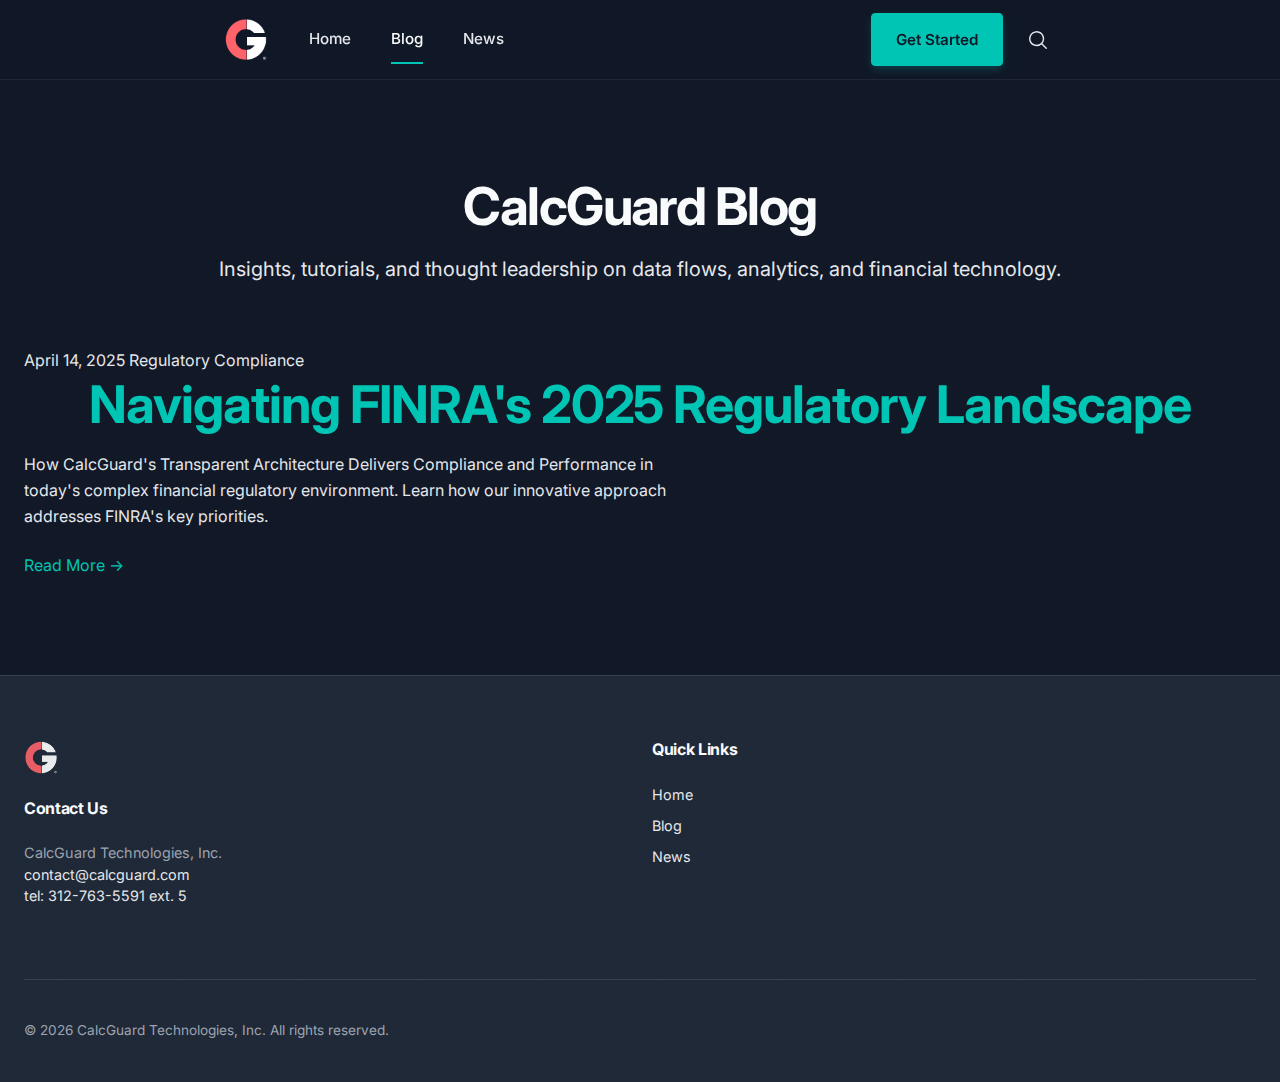
<file: blog.html>
<!DOCTYPE html>
<html lang="en">
<head>
    <meta charset="UTF-8">
    <meta name="viewport" content="width=device-width, initial-scale=1.0">
    <meta name="theme-color" content="#111827">
    <title>Blog - CalcGuard Technologies</title>
    <link rel="stylesheet" href="styles.css">
    <link rel="stylesheet" href="hamburger-menu.css">
    <link href="https://fonts.googleapis.com/css2?family=Inter:wght@400;500;600;700&display=swap" rel="stylesheet">
</head>
<body>
    <header class="site-header">
        <div class="container header-container">
            <div class="header-left">
                <div class="site-header__logo">
                    <a href="index.html" class="logo-link">
                        <img src="assets/calcguard-logo.png" alt="CalcGuard Logo" class="logo-image" />
                    </a>
                </div>
                <nav class="site-header__nav">
                    <ul class="nav-links">
                        <li><a href="index.html">Home</a></li>
                        <li><a href="blog.html" class="active">Blog</a></li>
                        <li><a href="news.html">News</a></li>
                    </ul>
                </nav>
            </div>

            <div class="header-right">
                <div class="site-header__actions">
                    <button class="button button--primary get-started-button">Get Started</button>
                    <button class="button button--icon search-button" aria-label="Open Search">
                        <svg class="icon icon-search" xmlns="http://www.w3.org/2000/svg" viewBox="0 0 24 24" fill="currentColor" width="20px" height="20px"><path fill-rule="evenodd" d="M10.5 3.75a6.75 6.75 0 100 13.5 6.75 6.75 0 000-13.5zM2.25 10.5a8.25 8.25 0 1114.59 5.28l4.69 4.69a.75.75 0 11-1.06 1.06l-4.69-4.69A8.25 8.25 0 012.25 10.5z" clip-rule="evenodd" /></svg>
                    </button>
                    <!-- Palantir-style hamburger menu -->
                    <button class="button button--icon menu-button" aria-label="Toggle Menu" id="menuToggle">
                        <div class="hamburger-icon">
                            <span></span>
                            <span></span>
                            <span></span>
                        </div>
                    </button>
                </div>
            </div>
        </div>
    </header>

    <main>
        <section class="page-content content-section">
            <div class="container">
                <h1 class="section-title">CalcGuard Blog</h1>
                <p class="section-subtitle">Insights, tutorials, and thought leadership on data flows, analytics, and financial technology.</p>
                
                <!-- Blog Content -->
                <div class="blog-grid">
                    <article class="blog-card">
                        <div class="blog-card__content">
                            <div class="blog-card__meta">
                                <span class="blog-card__date">April 14, 2025</span>
                                <span class="blog-card__category">Regulatory Compliance</span>
                            </div>
                            <h2 class="blog-card__title">
                                <a href="finra-regulatory-landscape.html">Navigating FINRA's 2025 Regulatory Landscape</a>
                            </h2>
                            <p class="blog-card__excerpt">
                                How CalcGuard's Transparent Architecture Delivers Compliance and Performance in today's complex financial regulatory environment. Learn how our innovative approach addresses FINRA's key priorities.
                            </p>
                            <a href="finra-regulatory-landscape.html" class="blog-card__link">Read More →</a>
                        </div>
                    </article>
                    
                    <!-- You can uncomment and modify these placeholder cards as you add more content -->
                    <!--
                    <article class="blog-card">
                        <div class="blog-card__content">
                            <div class="blog-card__meta">
                                <span class="blog-card__date">April 5, 2025</span>
                                <span class="blog-card__category">Technology</span>
                            </div>
                            <h2 class="blog-card__title">
                                <a href="#">Future Article Title</a>
                            </h2>
                            <p class="blog-card__excerpt">
                                Brief description of future article...
                            </p>
                            <a href="#" class="blog-card__link">Read More →</a>
                        </div>
                    </article>
                    -->
                </div>
            </div>
        </section>
    </main>

    <footer class="site-footer">
        <div class="container footer-container">
            <div class="footer__content">
                <div class="footer__section footer__section--logo-contact">
                    <div class="footer__logo">
                        <a href="index.html">
                            <img src="assets/calcguard-logo.png" alt="CalcGuard Logo" />
                        </a>
                    </div>
                    <div class="footer__contact">
                        <h4>Contact Us</h4>
                        <p>
                            CalcGuard Technologies, Inc.<br>
                            <a href="mailto:contact@calcguard.com">contact@calcguard.com</a><br>
                            <a href="tel:312-763-5591">tel: 312-763-5591 ext. 5</a>
                        </p>
                    </div>
                </div>
                <div class="footer__section footer__section--links">
                    <h4>Quick Links</h4>
                    <nav class="footer-nav">
                        <ul>
                            <li><a href="index.html">Home</a></li>
                            <li><a href="blog.html">Blog</a></li>
                            <li><a href="news.html">News</a></li>
                        </ul>
                    </nav>
                </div>
            </div>
            <div class="footer__bottom">
                <p class="footer__copyright">&copy; <script>document.write(new Date().getFullYear())</script> CalcGuard Technologies, Inc. All rights reserved.</p>
                <div class="footer__legal-links">
                    <!-- Add links if needed -->
                </div>
            </div>
        </div>
    </footer>

    <!-- Mobile menu overlay -->
    <div class="mobile-menu-overlay"></div>

    <!-- Back to top button -->
    <a href="#" class="back-to-top" aria-label="Back to top">
        <svg xmlns="http://www.w3.org/2000/svg" viewBox="0 0 24 24" fill="currentColor" width="24px" height="24px">
            <path fill-rule="evenodd" d="M12 21.75a.75.75 0 01-.75-.75V6.81l-6.22 6.22a.75.75 0 11-1.06-1.06l7.5-7.5a.75.75 0 011.06 0l7.5 7.5a.75.75 0 11-1.06 1.06L12.75 6.81v14.19a.75.75 0 01-.75.75z" clip-rule="evenodd" />
        </svg>
    </a>

    <!-- Scripts -->
    <script src="script.js" defer></script>
</body>
</html>
</file>
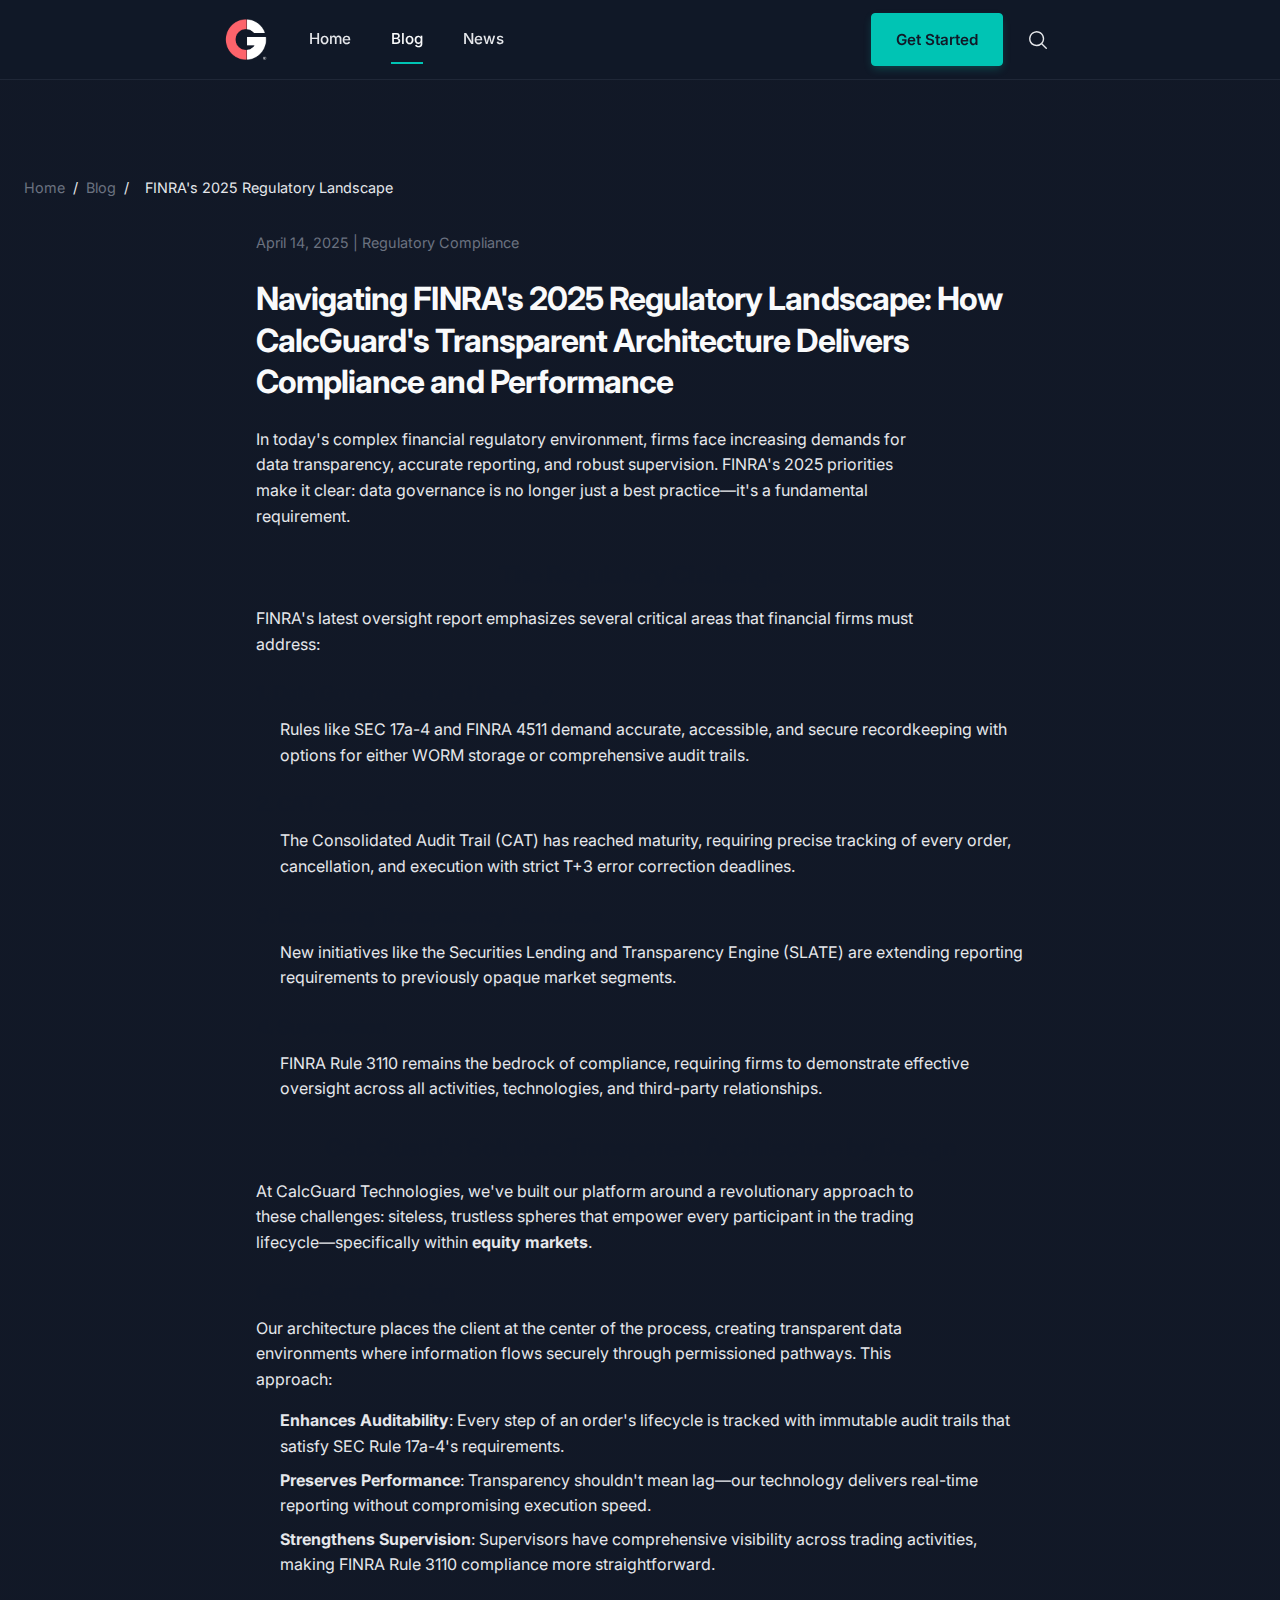
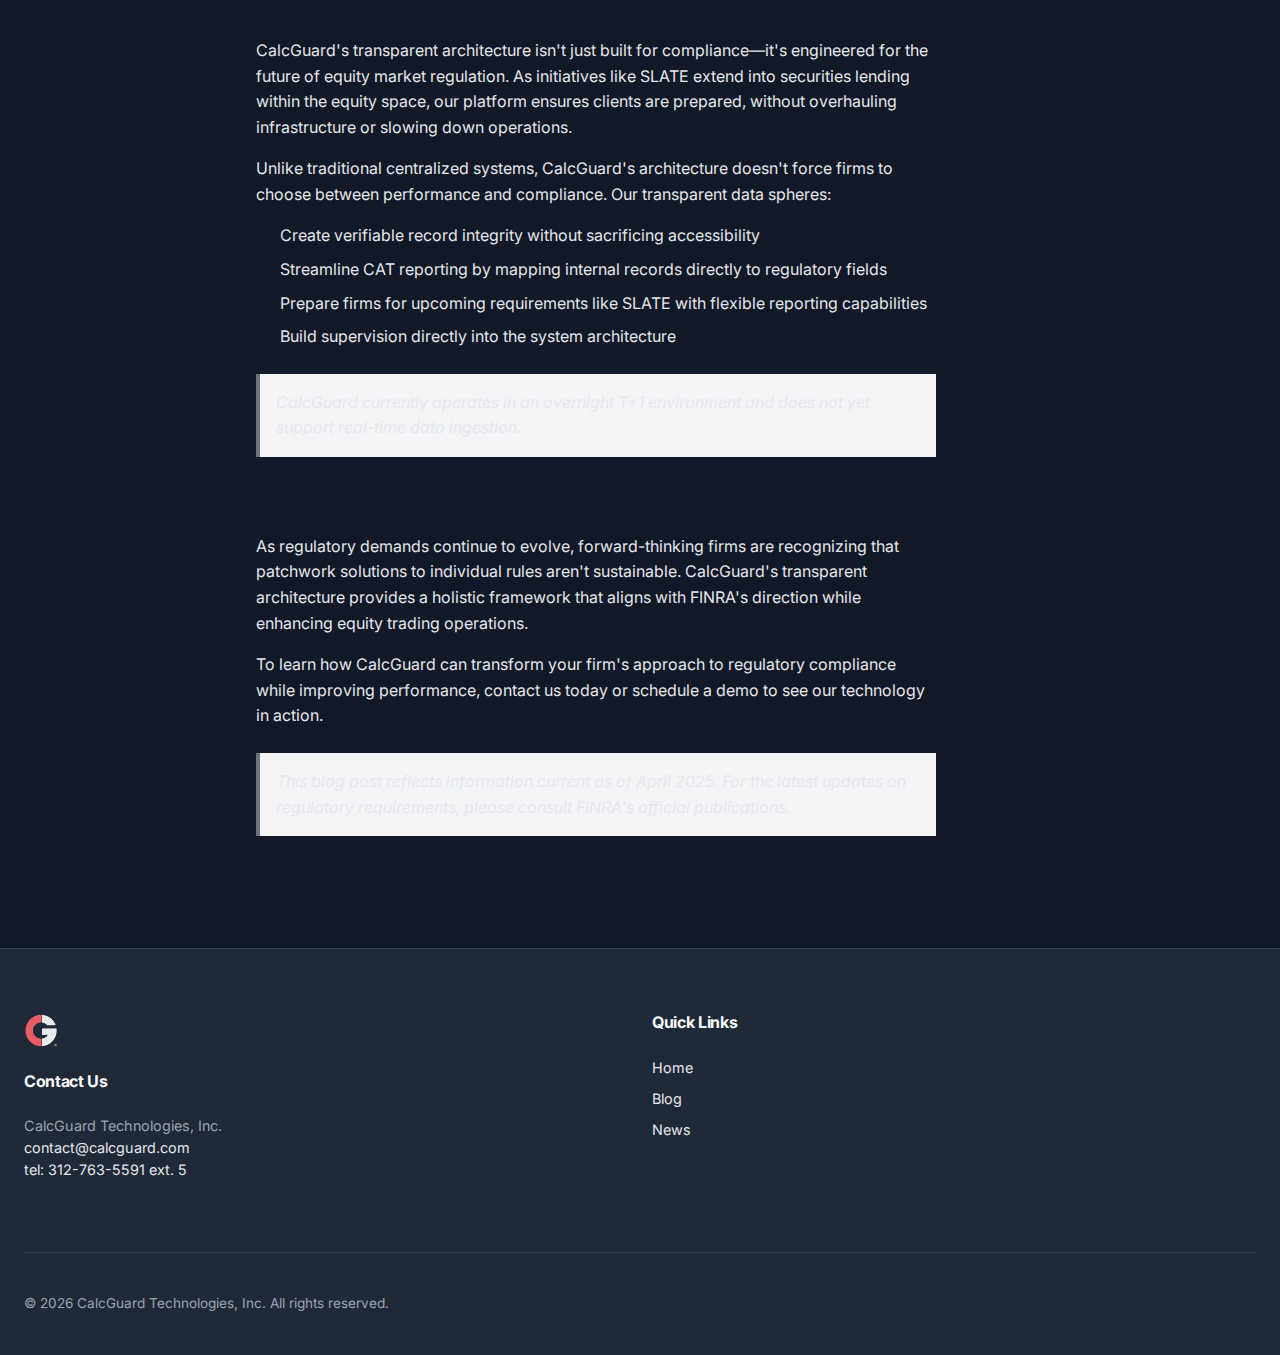
<file: finra-regulatory-landscape.html>
<!DOCTYPE html>
<html lang="en">
<head>
    <meta charset="UTF-8">
    <meta name="viewport" content="width=device-width, initial-scale=1.0">
    <meta name="theme-color" content="#111827">
    <title>Navigating FINRA's 2025 Regulatory Landscape - CalcGuard Technologies</title>
    <link rel="stylesheet" href="styles.css">
    <link rel="stylesheet" href="hamburger-menu.css">
    <link href="https://fonts.googleapis.com/css2?family=Inter:wght@400;500;600;700&display=swap" rel="stylesheet">
    <style>
        /* Blog post specific styles */
        .blog-post {
            max-width: 800px;
            margin: 0 auto;
            padding: 0 1rem;
        }
        
        .blog-post-meta {
            margin-bottom: 1.5rem;
            color: #6b7280;
            font-size: 0.9rem;
        }
        
        .blog-post-title {
            font-size: 2rem;
            margin-bottom: 1.5rem;
            line-height: 1.3;
        }
        
        .blog-post-content h2 {
            font-size: 1.5rem;
            margin-top: 2rem;
            margin-bottom: 1rem;
            color: #111827;
        }
        
        .blog-post-content h3 {
            font-size: 1.25rem;
            margin-top: 1.5rem;
            margin-bottom: 0.75rem;
            color: #111827;
        }
        
        .blog-post-content p {
            margin-bottom: 1rem;
            line-height: 1.6;
        }
        
        .blog-post-content ul, 
        .blog-post-content ol {
            margin-bottom: 1.5rem;
            padding-left: 1.5rem;
        }
        
        .blog-post-content li {
            margin-bottom: 0.5rem;
        }
        
        .note {
            background-color: #f3f4f6;
            padding: 1rem;
            border-left: 4px solid #6b7280;
            margin: 1.5rem 0;
        }
        
        /* Simple breadcrumb */
        .breadcrumb {
            display: flex;
            margin-bottom: 2rem;
            font-size: 0.9rem;
        }
        
        .breadcrumb a {
            color: #6b7280;
            text-decoration: none;
        }
        
        .breadcrumb a:hover {
            text-decoration: underline;
        }
        
        .breadcrumb span {
            margin: 0 0.5rem;
        }
    </style>
</head>
<body>
    <header class="site-header">
        <div class="container header-container">
            <div class="header-left">
                <div class="site-header__logo">
                    <a href="index.html" class="logo-link">
                        <img src="assets/calcguard-logo.png" alt="CalcGuard Logo" class="logo-image" />
                    </a>
                </div>
                <nav class="site-header__nav">
                    <ul class="nav-links">
                        <li><a href="index.html">Home</a></li>
                        <li><a href="blog.html" class="active">Blog</a></li>
                        <li><a href="news.html">News</a></li>
                    </ul>
                </nav>
            </div>

            <div class="header-right">
                <div class="site-header__actions">
                    <button class="button button--primary get-started-button">Get Started</button>
                    <button class="button button--icon search-button" aria-label="Open Search">
                        <svg class="icon icon-search" xmlns="http://www.w3.org/2000/svg" viewBox="0 0 24 24" fill="currentColor" width="20px" height="20px"><path fill-rule="evenodd" d="M10.5 3.75a6.75 6.75 0 100 13.5 6.75 6.75 0 000-13.5zM2.25 10.5a8.25 8.25 0 1114.59 5.28l4.69 4.69a.75.75 0 11-1.06 1.06l-4.69-4.69A8.25 8.25 0 012.25 10.5z" clip-rule="evenodd" /></svg>
                    </button>
                    <!-- Palantir-style hamburger menu -->
                    <button class="button button--icon menu-button" aria-label="Toggle Menu" id="menuToggle">
                        <div class="hamburger-icon">
                            <span></span>
                            <span></span>
                            <span></span>
                        </div>
                    </button>
                </div>
            </div>
        </div>
    </header>

    <main>
        <section class="page-content content-section">
            <div class="container">
                <div class="breadcrumb">
                    <a href="index.html">Home</a>
                    <span>/</span>
                    <a href="blog.html">Blog</a>
                    <span>/</span>
                    <span>FINRA's 2025 Regulatory Landscape</span>
                </div>
                
                <article class="blog-post">
                    <div class="blog-post-meta">
                        April 14, 2025 | Regulatory Compliance
                    </div>
                    
                    <h1 class="blog-post-title">Navigating FINRA's 2025 Regulatory Landscape: How CalcGuard's Transparent Architecture Delivers Compliance and Performance</h1>
                    
                    <div class="blog-post-content">
                        <p>In today's complex financial regulatory environment, firms face increasing demands for data transparency, accurate reporting, and robust supervision. FINRA's 2025 priorities make it clear: data governance is no longer just a best practice—it's a fundamental requirement.</p>
                        
                        <h2>The Regulatory Challenge</h2>
                        
                        <p>FINRA's latest oversight report emphasizes several critical areas that financial firms must address:</p>
                        
                        <h3>1. Data Governance and Integrity</h3>
                        <ul>
                            <li>Rules like SEC 17a-4 and FINRA 4511 demand accurate, accessible, and secure recordkeeping with options for either WORM storage or comprehensive audit trails.</li>
                        </ul>
                        
                        <h3>2. CAT Compliance</h3>
                        <ul>
                            <li>The Consolidated Audit Trail (CAT) has reached maturity, requiring precise tracking of every order, cancellation, and execution with strict T+3 error correction deadlines.</li>
                        </ul>
                        
                        <h3>3. Expanding Transparency Mandates</h3>
                        <ul>
                            <li>New initiatives like the Securities Lending and Transparency Engine (SLATE) are extending reporting requirements to previously opaque market segments.</li>
                        </ul>
                        
                        <h3>4. Supervision</h3>
                        <ul>
                            <li>FINRA Rule 3110 remains the bedrock of compliance, requiring firms to demonstrate effective oversight across all activities, technologies, and third-party relationships.</li>
                        </ul>
                        
                        <h2>CalcGuard's Solution: Transparent Architecture by Design</h2>
                        
                        <p>At CalcGuard Technologies, we've built our platform around a revolutionary approach to these challenges: siteless, trustless spheres that empower every participant in the trading lifecycle—specifically within <strong>equity markets</strong>.</p>
                        
                        <h3>Client-Centric Design</h3>
                        
                        <p>Our architecture places the client at the center of the process, creating transparent data environments where information flows securely through permissioned pathways. This approach:</p>
                        
                        <ul>
                            <li><strong>Enhances Auditability</strong>: Every step of an order's lifecycle is tracked with immutable audit trails that satisfy SEC Rule 17a-4's requirements.</li>
                            <li><strong>Preserves Performance</strong>: Transparency shouldn't mean lag—our technology delivers real-time reporting without compromising execution speed.</li>
                            <li><strong>Strengthens Supervision</strong>: Supervisors have comprehensive visibility across trading activities, making FINRA Rule 3110 compliance more straightforward.</li>
                        </ul>
                        
                        <h3>Beyond Traditional Data Management</h3>
                        
                        <p>CalcGuard's transparent architecture isn't just built for compliance—it's engineered for the future of equity market regulation. As initiatives like SLATE extend into securities lending within the equity space, our platform ensures clients are prepared, without overhauling infrastructure or slowing down operations.</p>
                        
                        <p>Unlike traditional centralized systems, CalcGuard's architecture doesn't force firms to choose between performance and compliance. Our transparent data spheres:</p>
                        
                        <ol>
                            <li>Create verifiable record integrity without sacrificing accessibility</li>
                            <li>Streamline CAT reporting by mapping internal records directly to regulatory fields</li>
                            <li>Prepare firms for upcoming requirements like SLATE with flexible reporting capabilities</li>
                            <li>Build supervision directly into the system architecture</li>
                        </ol>
                        
                        <p class="note"><em>CalcGuard currently operates in an overnight T+1 environment and does not yet support real-time data ingestion.</em></p>
                        
                        <h2>Looking Forward</h2>
                        
                        <p>As regulatory demands continue to evolve, forward-thinking firms are recognizing that patchwork solutions to individual rules aren't sustainable. CalcGuard's transparent architecture provides a holistic framework that aligns with FINRA's direction while enhancing equity trading operations.</p>
                        
                        <p>To learn how CalcGuard can transform your firm's approach to regulatory compliance while improving performance, contact us today or schedule a demo to see our technology in action.</p>
                        
                        <p class="note"><em>This blog post reflects information current as of April 2025. For the latest updates on regulatory requirements, please consult FINRA's official publications.</em></p>
                    </div>
                </article>
            </div>
        </section>
    </main>

    <footer class="site-footer">
        <div class="container footer-container">
            <div class="footer__content">
                <div class="footer__section footer__section--logo-contact">
                    <div class="footer__logo">
                        <a href="index.html">
                            <img src="assets/calcguard-logo.png" alt="CalcGuard Logo" />
                        </a>
                    </div>
                    <div class="footer__contact">
                        <h4>Contact Us</h4>
                        <p>
                            CalcGuard Technologies, Inc.<br>
                            <a href="mailto:contact@calcguard.com">contact@calcguard.com</a><br>
                            <a href="tel:312-763-5591">tel: 312-763-5591 ext. 5</a>
                        </p>
                    </div>
                </div>
                <div class="footer__section footer__section--links">
                    <h4>Quick Links</h4>
                    <nav class="footer-nav">
                        <ul>
                            <li><a href="index.html">Home</a></li>
                            <li><a href="blog.html">Blog</a></li>
                            <li><a href="news.html">News</a></li>
                        </ul>
                    </nav>
                </div>
            </div>
            <div class="footer__bottom">
                <p class="footer__copyright">&copy; <script>document.write(new Date().getFullYear())</script> CalcGuard Technologies, Inc. All rights reserved.</p>
                <div class="footer__legal-links">
                    <!-- Add links if needed -->
                </div>
            </div>
        </div>
    </footer>

    <!-- Mobile menu overlay -->
    <div class="mobile-menu-overlay"></div>

    <!-- Back to top button -->
    <a href="#" class="back-to-top" aria-label="Back to top">
        <svg xmlns="http://www.w3.org/2000/svg" viewBox="0 0 24 24" fill="currentColor" width="24px" height="24px">
            <path fill-rule="evenodd" d="M12 21.75a.75.75 0 01-.75-.75V6.81l-6.22 6.22a.75.75 0 11-1.06-1.06l7.5-7.5a.75.75 0 011.06 0l7.5 7.5a.75.75 0 11-1.06 1.06L12.75 6.81v14.19a.75.75 0 01-.75.75z" clip-rule="evenodd" />
        </svg>
    </a>

    <!-- Scripts -->
    <script src="script.js" defer></script>
</body>
</html>
</file>
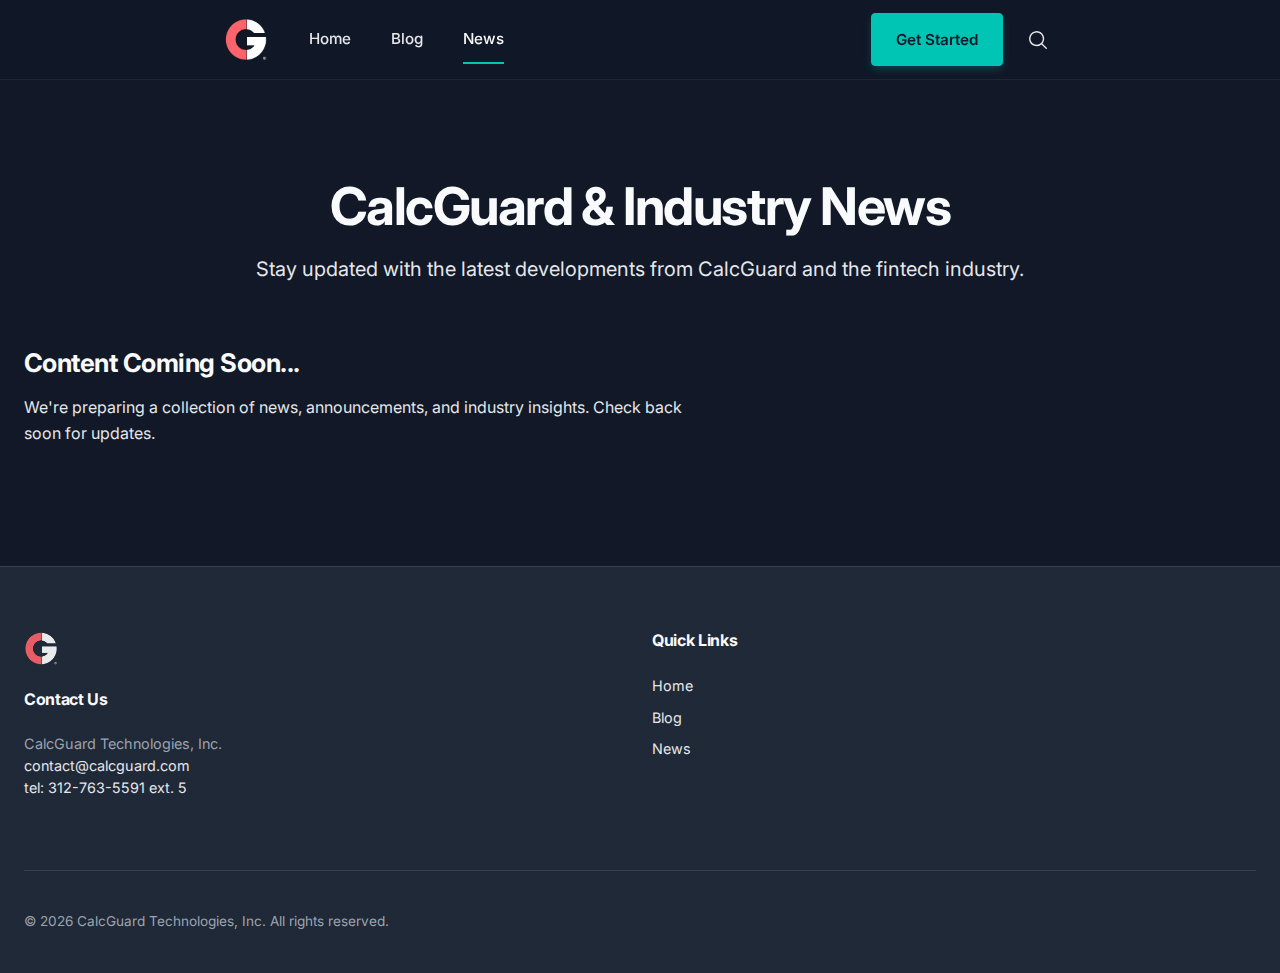
<file: news.html>
<!DOCTYPE html>
<html lang="en">
<head>
    <meta charset="UTF-8">
    <meta name="viewport" content="width=device-width, initial-scale=1.0">
    <meta name="theme-color" content="#111827">
    <title>News - CalcGuard Technologies</title>
    <link rel="stylesheet" href="styles.css">
    <link rel="stylesheet" href="hamburger-menu.css">
    <link href="https://fonts.googleapis.com/css2?family=Inter:wght@400;500;600;700&display=swap" rel="stylesheet">
</head>
<body>
    <header class="site-header">
        <div class="container header-container">
            <div class="header-left">
                <div class="site-header__logo">
                    <a href="index.html" class="logo-link">
                        <img src="assets/calcguard-logo.png" alt="CalcGuard Logo" class="logo-image" />
                    </a>
                </div>
                <nav class="site-header__nav">
                    <ul class="nav-links">
                        <li><a href="index.html">Home</a></li>
                        <li><a href="blog.html">Blog</a></li>
                        <li><a href="news.html" class="active">News</a></li>
                    </ul>
                </nav>
            </div>

            <div class="header-right">
                <div class="site-header__actions">
                    <button class="button button--primary get-started-button">Get Started</button>
                    <button class="button button--icon search-button" aria-label="Open Search">
                        <svg class="icon icon-search" xmlns="http://www.w3.org/2000/svg" viewBox="0 0 24 24" fill="currentColor" width="20px" height="20px"><path fill-rule="evenodd" d="M10.5 3.75a6.75 6.75 0 100 13.5 6.75 6.75 0 000-13.5zM2.25 10.5a8.25 8.25 0 1114.59 5.28l4.69 4.69a.75.75 0 11-1.06 1.06l-4.69-4.69A8.25 8.25 0 012.25 10.5z" clip-rule="evenodd" /></svg>
                    </button>
                    <!-- Palantir-style hamburger menu -->
                    <button class="button button--icon menu-button" aria-label="Toggle Menu" id="menuToggle">
                        <div class="hamburger-icon">
                            <span></span>
                            <span></span>
                            <span></span>
                        </div>
                    </button>
                </div>
            </div>
        </div>
    </header>

    <main>
        <section class="page-content content-section">
            <div class="container">
                <h1 class="section-title">CalcGuard & Industry News</h1>
                <p class="section-subtitle">Stay updated with the latest developments from CalcGuard and the fintech industry.</p>
                
                <!-- News Content Placeholder -->
                <div class="news-grid">
                    <div class="news-item">
                        <h3>Content Coming Soon...</h3>
                        <p>We're preparing a collection of news, announcements, and industry insights. Check back soon for updates.</p>
                    </div>
                </div>
            </div>
        </section>
    </main>

    <footer class="site-footer">
        <div class="container footer-container">
            <div class="footer__content">
                <div class="footer__section footer__section--logo-contact">
                    <div class="footer__logo">
                        <a href="index.html">
                            <img src="assets/calcguard-logo.png" alt="CalcGuard Logo" />
                        </a>
                    </div>
                    <div class="footer__contact">
                        <h4>Contact Us</h4>
                        <p>
                            CalcGuard Technologies, Inc.<br>
                            <a href="mailto:contact@calcguard.com">contact@calcguard.com</a><br>
                            <a href="tel:312-763-5591">tel: 312-763-5591 ext. 5</a>
                        </p>
                    </div>
                </div>
                <div class="footer__section footer__section--links">
                    <h4>Quick Links</h4>
                    <nav class="footer-nav">
                        <ul>
                            <li><a href="index.html">Home</a></li>
                            <li><a href="blog.html">Blog</a></li>
                            <li><a href="news.html">News</a></li>
                        </ul>
                    </nav>
                </div>
            </div>
            <div class="footer__bottom">
                <p class="footer__copyright">&copy; <script>document.write(new Date().getFullYear())</script> CalcGuard Technologies, Inc. All rights reserved.</p>
                <div class="footer__legal-links">
                    <!-- Add links if needed -->
                </div>
            </div>
        </div>
    </footer>

    <!-- Mobile menu overlay -->
    <div class="mobile-menu-overlay"></div>

    <!-- Back to top button -->
    <a href="#" class="back-to-top" aria-label="Back to top">
        <svg xmlns="http://www.w3.org/2000/svg" viewBox="0 0 24 24" fill="currentColor" width="24px" height="24px">
            <path fill-rule="evenodd" d="M12 21.75a.75.75 0 01-.75-.75V6.81l-6.22 6.22a.75.75 0 11-1.06-1.06l7.5-7.5a.75.75 0 011.06 0l7.5 7.5a.75.75 0 11-1.06 1.06L12.75 6.81v14.19a.75.75 0 01-.75.75z" clip-rule="evenodd" />
        </svg>
    </a>

    <!-- Scripts -->
    <script src="script.js" defer></script>
</body>
</html>
</file>
<file: styles.css>
/* ==========================================================================
   1. Variables & Global Styles
   ========================================================================== */

   :root {
    /* Colors - Similar to Palantir's dark theme */
    --color-primary: #00C4B4;
    --color-primary-dark: #00A090;
    --color-accent-green: #50D450;
    --color-accent-yellow: #FFDA61;
    --color-accent-blue: #4A90E2;
    --color-accent-red: #D9534F;
    --color-background-dark: #111827; /* Darker background like Palantir */
    --color-background-medium: #1F2937;
    --color-background-light: #374151;
    --color-text-light: #F9FAFB;
    --color-text-medium: #E5E7EB;
    --color-text-dark: #9CA3AF;
    --color-white: #FFFFFF;
    --color-black: #000000;
    --color-border: #374151;

    /* Typography */
    --font-primary: 'Inter', system-ui, -apple-system, BlinkMacSystemFont, 'Segoe UI', Roboto, Oxygen, Ubuntu, Cantarell, 'Open Sans', 'Helvetica Neue', sans-serif;
    --font-weight-normal: 400;
    --font-weight-medium: 500;
    --font-weight-semibold: 600;
    --font-weight-bold: 700;
    --base-font-size: 16px;
    --line-height-base: 1.6;
    --line-height-heading: 1.2;

    /* Spacing */
    --space-xxs: 0.25rem; /* 4px */
    --space-xs: 0.5rem;   /* 8px */
    --space-sm: 1rem;     /* 16px */
    --space-md: 1.5rem;   /* 24px */
    --space-lg: 2.5rem;   /* 40px */
    --space-xl: 4rem;     /* 64px */
    --space-xxl: 6rem;    /* 96px */

    /* Other */
    --header-height: 80px;
    --border-radius: 4px; /* More subtle like Palantir */
    --border-radius-sm: 2px;
    --transition-speed: 0.25s;
    --container-max-width: 100%; /* Full width container */
    --container-inner-width: 1380px; /* Inner content max width */
    --section-padding-y: var(--space-xl);
    --section-padding-y-lg: var(--space-xxl);
}

/* Reset & Base Styles */
*, *::before, *::after { margin: 0; padding: 0; box-sizing: border-box; }

html { 
    font-size: var(--base-font-size); 
    scroll-behavior: smooth; 
    scroll-padding-top: var(--header-height);
}

body {
    background-color: var(--color-background-dark);
    color: var(--color-text-medium);
    font-family: var(--font-primary);
    font-weight: var(--font-weight-normal);
    line-height: var(--line-height-base);
    overflow-x: hidden;
    -webkit-font-smoothing: antialiased;
    -moz-osx-font-smoothing: grayscale;
    min-height: 100vh;
}

img { max-width: 100%; height: auto; display: block; }
ul, ol { list-style: none; }

a { 
    color: var(--color-primary); 
    text-decoration: none; 
    transition: all var(--transition-speed) ease-in-out;
}

a:hover, a:focus { 
    color: var(--color-primary-dark); 
    text-decoration: none; 
}

*:focus { outline-offset: 2px; }
*:focus:not(:focus-visible) { outline: none; }
*:focus-visible { outline: 2px solid var(--color-primary); }

/* ==========================================================================
   2. Layout Helpers
   ========================================================================== */

.container {
    width: 100%;
    max-width: var(--container-max-width);
    margin-left: auto;
    margin-right: auto;
    padding-left: var(--space-md);
    padding-right: var(--space-md);
}

.container > * {
    max-width: var(--container-inner-width);
    margin-left: auto;
    margin-right: auto;
}

.visually-hidden {
    position: absolute; 
    width: 1px; 
    height: 1px; 
    padding: 0; 
    margin: -1px;
    overflow: hidden; 
    clip: rect(0, 0, 0, 0); 
    white-space: nowrap; 
    border: 0;
}

/* ==========================================================================
   3. Typography
   ========================================================================== */

h1, h2, h3, h4, h5, h6 {
    color: var(--color-text-light); 
    font-weight: var(--font-weight-bold);
    line-height: var(--line-height-heading); 
    letter-spacing: -0.02em; 
    margin-bottom: var(--space-md);
}

h1, .hero__title { 
    font-size: clamp(2.75rem, 7vw, 4.75rem); 
    text-transform: none; 
    margin-bottom: var(--space-md); 
    letter-spacing: -0.03em;
}

h2, .section-title { 
    font-size: clamp(2rem, 5vw, 3.25rem); 
    margin-bottom: var(--space-sm); 
    text-align: center; 
}

h3 { 
    font-size: clamp(1.25rem, 3vw, 1.6rem); 
    margin-bottom: var(--space-sm); 
}

p { 
    margin-bottom: var(--space-md); 
    max-width: 68ch; 
}

.section-subtitle {
    font-size: clamp(1rem, 2.5vw, 1.25rem); 
    color: var(--color-text-medium); 
    margin-top: 0;
    margin-bottom: var(--space-lg); 
    max-width: 75ch; 
    text-align: center; 
    margin-left: auto; 
    margin-right: auto;
    line-height: 1.5;
}

@media (min-width: 768px) { 
    .section-subtitle { 
        margin-bottom: var(--space-xl); 
    } 
}

.hero__title span { 
    color: var(--color-primary); 
    font-size: inherit; 
}

/* ==========================================================================
   4. Components (Buttons, Forms, Cards etc.)
   ========================================================================== */

/* --- Buttons --- */
.button {
    display: inline-block; 
    border: 1px solid transparent; 
    padding: calc(var(--space-sm) * 0.9) var(--space-md);
    border-radius: var(--border-radius); 
    font-family: inherit; 
    font-size: 0.95rem; 
    font-weight: var(--font-weight-semibold);
    color: var(--color-text-light); 
    background-color: transparent; 
    cursor: pointer; 
    text-align: center; 
    text-decoration: none;
    transition: all var(--transition-speed) ease-in-out; 
    line-height: 1.4;
}

.button:hover, .button:focus-visible { 
    transform: translateY(-2px); 
    text-decoration: none; 
}

.button--primary {
    background-color: var(--color-primary); 
    border-color: var(--color-primary); 
    color: var(--color-background-dark);
    box-shadow: 0 4px 10px -2px rgba(0, 196, 180, 0.3);
}

.button--primary:hover, .button--primary:focus-visible {
    background-color: var(--color-primary-dark); 
    border-color: var(--color-primary-dark); 
    color: var(--color-background-dark);
    box-shadow: 0 6px 12px -2px rgba(0, 160, 144, 0.4);
}

.button--secondary {
    background-color: var(--color-background-light); 
    border-color: var(--color-border); 
    color: var(--color-text-light);
}

.button--secondary:hover, .button--secondary:focus-visible {
    background-color: var(--color-border); 
    border-color: var(--color-border); 
    color: var(--color-white);
}

.button--icon {
    padding: var(--space-xs); 
    line-height: 0; 
    border-radius: 50%; 
    border: none; 
    background-color: transparent;
    color: var(--color-text-medium); 
    display: inline-flex; 
    align-items: center; 
    justify-content: center;
}

.button--icon:hover, .button--icon:focus-visible { 
    background-color: rgba(255, 255, 255, 0.1); 
    color: var(--color-primary); 
    transform: none; 
}

.button--icon .icon { 
    width: 22px; 
    height: 22px; 
    fill: currentColor; 
}

/* --- Forms --- */
.form-group { 
    margin-bottom: var(--space-md); 
    display: flex; 
    flex-direction: column; 
}

.form-group label { 
    font-size: 0.9rem; 
    font-weight: var(--font-weight-medium); 
    color: var(--color-text-medium); 
    margin-bottom: var(--space-xs); 
    display: block; 
}

.form-group input[type="text"], 
.form-group input[type="email"], 
.form-group input[type="search"] {
    width: 100%; 
    padding: var(--space-sm); 
    font-family: inherit; 
    font-size: 1rem; 
    color: var(--color-text-light);
    background-color: var(--color-background-light); 
    border: 1px solid var(--color-border); 
    border-radius: var(--border-radius-sm);
    transition: border-color var(--transition-speed), box-shadow var(--transition-speed);
}

.form-group input:focus, 
.form-group input:focus-visible { 
    outline: none; 
    border-color: var(--color-primary); 
    box-shadow: 0 0 0 3px rgba(0, 196, 180, 0.3); 
}

.form-group input::placeholder { 
    color: var(--color-text-dark); 
    opacity: 0.7; 
}

.form-actions { 
    margin-top: var(--space-md); 
}

.contact-form { 
    max-width: 600px; 
    margin: 0 auto; 
    text-align: left; 
}

.form-note { 
    font-size: 0.85rem; 
    color: var(--color-text-dark); 
    text-align: center; 
    margin-top: var(--space-md); 
}

.search-form-inline { 
    display: flex; 
    gap: var(--space-xs); 
    align-items: stretch; 
}

.search-form-inline input[type="search"] { 
    flex-grow: 1; 
    min-width: 150px; 
}

.search-form-inline button { 
    flex-shrink: 0; 
}

/* --- Cards --- */
.feature-item, 
.overview__item, 
.security-item, 
.technical-item {
    background-color: var(--color-background-medium); 
    padding: var(--space-lg); 
    border-radius: var(--border-radius);
    border: 1px solid var(--color-border); 
    transition: transform var(--transition-speed), box-shadow var(--transition-speed);
    height: 100%; 
    display: flex; 
    flex-direction: column;
    position: relative;
    overflow: hidden;
}

.alternate-bg .feature-item, 
.alternate-bg .technical-item { 
    background-color: var(--color-background-dark); 
}

.feature-item:hover, 
.overview__item:hover, 
.security-item:hover, 
.technical-item:hover { 
    transform: translateY(-6px); 
    box-shadow: 0 12px 24px -4px rgba(0, 0, 0, 0.3); 
}

.feature-item h3, 
.overview__item h3, 
.security-item h3, 
.technical-item h3 { 
    margin-bottom: var(--space-sm); 
    flex-shrink: 0; 
}

.feature-item p, 
.overview__item p, 
.security-item p, 
.technical-item p { 
    color: var(--color-text-medium); 
    margin-bottom: 0; 
    font-size: 0.95rem; 
    flex-grow: 1; 
}

.overview__item h3 { 
    color: var(--color-primary); 
}

.security-item h3 { 
    color: var(--color-accent-green); 
}

.technical-item h3 { 
    color: var(--color-accent-blue); 
}

/* Card hover effects */
.feature-item::after,
.overview__item::after,
.security-item::after,
.technical-item::after {
    content: '';
    position: absolute;
    top: 0;
    left: 0;
    width: 100%;
    height: 100%;
    background: linear-gradient(to bottom right, rgba(0, 196, 180, 0.1), transparent);
    opacity: 0;
    transition: opacity 0.3s ease;
    pointer-events: none;
    border-radius: var(--border-radius);
}

.feature-item:hover::after,
.overview__item:hover::after,
.security-item:hover::after,
.technical-item:hover::after {
    opacity: 1;
}

/* ==========================================================================
   5. Header / Navigation (Palantir-style)
   ========================================================================== */

.site-header {
    position: sticky; 
    top: 0; 
    left: 0; 
    width: 100%; 
    z-index: 1000;
    background-color: rgba(17, 24, 39, 0.95); /* Slightly transparent */
    backdrop-filter: blur(8px);
    -webkit-backdrop-filter: blur(8px);
    height: var(--header-height);
    display: flex; 
    align-items: center; 
    border-bottom: 1px solid rgba(55, 65, 81, 0.4);
    transition: background-color var(--transition-speed);
}

.site-header.scrolled {
    background-color: rgba(17, 24, 39, 0.98);
    box-shadow: 0 4px 20px rgba(0, 0, 0, 0.3);
}

.header-container {
    display: flex;
    justify-content: space-between;
    align-items: center;
    width: 100%;
    max-width: 100%; /* Full width container */
    padding-left: var(--space-lg);
    padding-right: var(--space-lg);
}

.header-left {
    display: flex;
    align-items: center;
    gap: var(--space-lg);
    min-width: 0;
}

.header-right {
    flex-shrink: 0;
}

/* Logo styling */
.site-header__logo { 
    flex-shrink: 0; 
}

.logo-link {
    display: flex;
    align-items: center;
    height: 45px;
}

.logo-image {
    max-height: 100%;
    width: auto;
}

/* Navigation block - Hidden by default on mobile */
.site-header__nav {
    display: none;
    min-width: 0; /* Allow shrinking */
}

.site-header__nav .nav-links {
    display: flex;
    list-style: none;
    gap: var(--space-lg); /* Adjust gap as needed */
    padding: 0; 
    margin: 0; /* Reset */
    overflow: hidden; /* Hide overflow if links are too long */
}

.site-header__nav .nav-links a {
    color: var(--color-text-medium); 
    font-weight: var(--font-weight-medium); 
    padding: var(--space-sm) 0;
    position: relative; 
    font-size: 0.95rem; 
    white-space: nowrap; 
    display: block;
}

.site-header__nav .nav-links a:hover, 
.site-header__nav .nav-links a:focus, 
.site-header__nav .nav-links a.active { 
    color: var(--color-text-light); 
}

/* Improved link underline animation */
.site-header__nav .nav-links a::after {
    content: '';
    position: absolute;
    bottom: 4px;
    left: 0;
    width: 100%;
    height: 2px;
    background-color: var(--color-primary);
    transform: scaleX(0);
    transform-origin: right;
    transition: transform 0.3s ease-in-out;
}

.site-header__nav .nav-links a:hover::after,
.site-header__nav .nav-links a:focus::after,
.site-header__nav .nav-links a.active::after {
    transform: scaleX(1);
    transform-origin: left;
}

/* Actions block */
.site-header__actions {
    display: flex;
    align-items: center;
    gap: var(--space-sm);
    flex-shrink: 0;
}

/* Palantir-style hamburger menu button */
.hamburger-icon {
    display: inline-block;
    position: relative;
    width: 24px;
    height: 18px;
}

.hamburger-icon span {
    display: block;
    position: absolute;
    height: 2px;
    width: 100%;
    background: var(--color-text-light);
    border-radius: 2px;
    opacity: 1;
    left: 0;
    transform: rotate(0deg);
    transition: .25s ease-in-out;
}

.hamburger-icon span:nth-child(1) {
    top: 0px;
}

.hamburger-icon span:nth-child(2) {
    top: 8px;
}

.hamburger-icon span:nth-child(3) {
    top: 16px;
}

/* Hamburger icon animation when active */
.hamburger-icon.active span:nth-child(1) {
    top: 8px;
    transform: rotate(45deg);
}

.hamburger-icon.active span:nth-child(2) {
    opacity: 0;
}

.hamburger-icon.active span:nth-child(3) {
    top: 8px;
    transform: rotate(-45deg);
}

/* Mobile menu styling */
.mobile-menu-overlay {
    position: fixed;
    top: var(--header-height);
    left: 0;
    right: 0;
    bottom: 0;
    background-color: rgba(0, 0, 0, 0.8);
    backdrop-filter: blur(4px);
    -webkit-backdrop-filter: blur(4px);
    z-index: 999;
    opacity: 0;
    visibility: hidden;
    transition: opacity 0.3s ease, visibility 0.3s ease;
}

.mobile-menu-overlay.active {
    opacity: 1;
    visibility: visible;
}

/* Mobile navigation menu */
.site-header__nav.mobile-active {
    display: block;
    position: fixed;
    top: var(--header-height);
    left: 0;
    width: 100%;
    height: calc(100vh - var(--header-height));
    background-color: var(--color-background-dark);
    padding: var(--space-lg);
    z-index: 1000;
    overflow-y: auto;
}

.site-header__nav.mobile-active .nav-links {
    flex-direction: column;
    align-items: flex-start;
    gap: var(--space-md);
}

.site-header__nav.mobile-active .nav-links a {
    font-size: 1.5rem;
    padding: var(--space-sm) 0;
    display: block;
    width: 100%;
}

/* --- Responsive Header Logic --- */
@media (min-width: 1025px) {
    .site-header__nav {
        display: block; /* Show nav */
    }
    .menu-button {
        display: none; /* Hide menu button */
    }
}

@media (max-width: 1024px) {
    /* Nav is already display: none by default */
    .menu-button {
        display: inline-flex; /* Show menu button */
    }
    /* Hide Get Started button on smaller screens */
    .get-started-button {
        display: none;
    }
    /* On mobile, header-left only contains logo effectively */
    .header-left { gap: 0; } /* Remove gap if nav is hidden */
}

/* ==========================================================================
   6. Hero Section
   ========================================================================== */

.hero {
    position: relative; 
    min-height: 100vh; 
    display: flex; 
    align-items: center; 
    justify-content: center;
    text-align: center; 
    color: var(--color-text-light); 
    overflow: hidden; 
    padding-top: var(--header-height);
    padding-bottom: var(--space-xxl);
}

.hero__background {
    position: absolute; 
    top: 0; 
    left: 0; 
    width: 100%; 
    height: 100%; 
    background-image: url('assets/background.jpg');
    background-size: cover; 
    background-position: center; 
    z-index: -2; 
    filter: brightness(0.5);
}

/* Add a subtle gradient overlay to the hero background */
.hero__background::after {
    content: '';
    position: absolute;
    top: 0;
    left: 0;
    right: 0;
    bottom: 0;
    background: linear-gradient(to bottom, 
        rgba(17, 24, 39, 0.7) 0%, 
        rgba(17, 24, 39, 0.8) 70%, 
        rgba(17, 24, 39, 0.95) 100%);
    z-index: 1;
}

.hero::before {
    content: ''; 
    position: absolute; 
    top: 0; 
    left: 0; 
    width: 100%; 
    height: 100%;
    background: linear-gradient(to bottom, rgba(15, 23, 42, 0.65) 0%, rgba(15, 23, 42, 0.95) 100%); 
    z-index: -1;
}

.hero__container { 
    position: relative; 
    z-index: 1; 
    padding-top: 10vh;
}

.hero__content { 
    max-width: 850px; 
    margin-bottom: var(--space-xl); 
}

.hero__subtitle { 
    font-size: 1.3rem; 
    color: var(--color-text-light); 
    opacity: 0.95; 
    margin-bottom: var(--space-lg); 
    max-width: 60ch; 
    margin-left: auto; 
    margin-right: auto; 
}

.hero__cta-button { 
    margin-top: var(--space-md); 
    padding: var(--space-md) var(--space-lg); 
    font-size: 1.1rem; 
}

.hero__scroll-down {
    position: absolute; 
    bottom: var(--space-lg); 
    left: 50%; 
    transform: translateX(-50%); 
    color: var(--color-white);
    opacity: 0.7; 
    transition: opacity var(--transition-speed), transform var(--transition-speed); 
    z-index: 2;
}

.hero__scroll-down .icon { 
    width: 36px; 
    height: 36px; 
}

.hero__scroll-down:hover, 
.hero__scroll-down:focus { 
    opacity: 1; 
    transform: translateX(-50%) translateY(4px); 
}

/* ==========================================================================
   7. Content Sections
   ========================================================================== */

.content-section { 
    padding-top: var(--section-padding-y); 
    padding-bottom: var(--section-padding-y); 
    position: relative;
    overflow: hidden;
    opacity: 0;
    transform: translateY(30px);
    transition: opacity 0.6s ease-out, transform 0.6s ease-out;
}

.content-section.in-view {
    opacity: 1;
    transform: translateY(0);
}

@media (min-width: 768px) { 
    .content-section { 
        padding-top: var(--section-padding-y-lg); 
        padding-bottom: var(--section-padding-y-lg); 
    } 
}

.alternate-bg { 
    background-color: var(--color-background-medium); 
}

/* Subtle grid background for sections */
.content-section {
    background-image: 
        linear-gradient(rgba(17, 24, 39, 0.97), rgba(17, 24, 39, 0.97)),
        url("data:image/svg+xml,%3Csvg width='60' height='60' viewBox='0 0 60 60' xmlns='http://www.w3.org/2000/svg'%3E%3Cg fill='none' fill-rule='evenodd'%3E%3Cg fill='%23333333' fill-opacity='0.05'%3E%3Cpath d='M36 34v-4h-2v4h-4v2h4v4h2v-4h4v-2h-4zm0-30V0h-2v4h-4v2h4v4h2V6h4V4h-4zM6 34v-4H4v4H0v2h4v4h2v-4h4v-2H6zM6 4V0H4v4H0v2h4v4h2V6h4V4H6z'/%3E%3C/g%3E%3C/g%3E%3C/svg%3E");
    background-size: 60px 60px;
}

.alternate-bg {
    background-image: 
        linear-gradient(rgba(31, 41, 55, 0.97), rgba(31, 41, 55, 0.97)),
        url("data:image/svg+xml,%3Csvg width='60' height='60' viewBox='0 0 60 60' xmlns='http://www.w3.org/2000/svg'%3E%3Cg fill='none' fill-rule='evenodd'%3E%3Cg fill='%23333333' fill-opacity='0.05'%3E%3Cpath d='M36 34v-4h-2v4h-4v2h4v4h2v-4h4v-2h-4zm0-30V0h-2v4h-4v2h4v4h2V6h4V4h-4zM6 34v-4H4v4H0v2h4v4h2v-4h4v-2H6zM6 4V0H4v4H0v2h4v4h2V6h4V4H6z'/%3E%3C/g%3E%3C/g%3E%3C/svg%3E");
    background-size: 60px 60px;
}

/* Grid Layouts */
.overview__grid, 
.security-grid, 
.technical-grid {
    display: grid; 
    gap: var(--space-lg); 
    margin-top: var(--space-xl);
    grid-template-columns: 1fr; 
    text-align: left; 
    align-items: stretch; /* Stretch items to same height */
}

@media (min-width: 768px) {
    .overview__grid, 
    .security-grid, 
    .technical-grid { 
        grid-template-columns: repeat(3, 1fr); 
    }
}

.features-grid {
    display: grid; 
    gap: var(--space-lg); 
    margin-top: var(--space-xl);
    grid-template-columns: 1fr; 
    align-items: stretch;
}

@media (min-width: 640px) { 
    .features-grid { 
        grid-template-columns: repeat(2, 1fr); 
    } 
}

@media (min-width: 1024px) { 
    .features-grid { 
        grid-template-columns: repeat(4, 1fr); 
    } 
}

/* Staggered animation for grid items */
.overview__grid > div,
.features-grid > div,
.security-grid > div,
.technical-grid > div {
    opacity: 0;
    transform: translateY(30px);
    transition: opacity 0.4s ease-out, transform 0.4s ease-out;
}

.overview__grid.in-view > div,
.features-grid.in-view > div,
.security-grid.in-view > div,
.technical-grid.in-view > div {
    opacity: 1;
    transform: translateY(0);
}

/* Staggered delay for grid items */
.overview__grid.in-view > div:nth-child(1),
.features-grid.in-view > div:nth-child(1),
.security-grid.in-view > div:nth-child(1),
.technical-grid.in-view > div:nth-child(1) {
    transition-delay: 0.1s;
}

.overview__grid.in-view > div:nth-child(2),
.features-grid.in-view > div:nth-child(2),
.features-grid.in-view > div:nth-child(2),
.security-grid.in-view > div:nth-child(2),
.technical-grid.in-view > div:nth-child(2) {
    transition-delay: 0.2s;
}

.overview__grid.in-view > div:nth-child(3),
.features-grid.in-view > div:nth-child(3),
.security-grid.in-view > div:nth-child(3),
.technical-grid.in-view > div:nth-child(3) {
    transition-delay: 0.3s;
}

.features-grid.in-view > div:nth-child(4) {
    transition-delay: 0.4s;
}

/* Graph Section */
.graph-section { 
    border-top: 1px solid var(--color-border); 
    border-bottom: 1px solid var(--color-border); 
}

.graph-container { /* Tied to #cy */
    width: 100%; 
    height: 65vh; 
    min-height: 500px; 
    max-height: 700px; 
    display: block;
    background-color: var(--color-background-medium); 
    border: 1px solid var(--color-border);
    border-radius: var(--border-radius); 
    margin-top: var(--space-lg); 
    position: relative;
}

/* FIX News Section */
.fix-news-section { 
    border-top: 1px solid var(--color-border); 
}

.fix-news-content {
    display: grid; 
    grid-template-columns: 1fr; 
    gap: var(--space-lg);
    margin-top: var(--space-lg); 
    text-align: center;
}

@media (min-width: 768px) {
    .fix-news-content { 
        grid-template-columns: 1fr 1fr; 
        text-align: left; 
        gap: var(--space-xl); 
        align-items: start; 
    }
}

.fix-official-link h3, 
.fix-news-search h3 { 
    margin-bottom: var(--space-sm); 
    font-size: 1.25rem; 
    color: var(--color-text-light); 
}

.fix-official-link p, 
.fix-news-search p { 
    margin-bottom: var(--space-md); 
    max-width: none; 
}

.fix-official-link .button { 
    margin-top: var(--space-sm); 
}

.search-form-inline { 
    max-width: 100%; 
}

@media (min-width: 768px) { 
    .search-form-inline { 
        max-width: 450px; 
    } 
}

/* Signup Section */
.signup-container { 
    max-width: 700px; 
}

/* Back to top button */
.back-to-top {
    position: fixed;
    bottom: 30px;
    right: 30px;
    width: 50px;
    height: 50px;
    background-color: var(--color-background-medium);
    border-radius: 50%;
    display: flex;
    align-items: center;
    justify-content: center;
    color: var(--color-text-light);
    box-shadow: 0 4px 12px rgba(0, 0, 0, 0.3);
    opacity: 0;
    visibility: hidden;
    transform: translateY(20px);
    transition: opacity 0.3s, visibility 0.3s, transform 0.3s;
    z-index: 90;
}

.back-to-top.visible {
    opacity: 1;
    visibility: visible;
    transform: translateY(0);
}

.back-to-top:hover {
    background-color: var(--color-primary);
    color: var(--color-background-dark);
    transform: translateY(-5px);
}

.back-to-top svg {
    width: 24px;
    height: 24px;
}

/* ==========================================================================
   8. Footer
   ========================================================================== */

.site-footer {
    background-color: var(--color-background-medium); 
    padding-top: var(--space-xl); 
    padding-bottom: var(--space-lg);
    color: var(--color-text-dark); 
    font-size: 0.9rem; 
    border-top: 1px solid var(--color-border);
    background-image: 
        linear-gradient(rgba(31, 41, 55, 0.97), rgba(31, 41, 55, 0.97)),
        url("data:image/svg+xml,%3Csvg width='60' height='60' viewBox='0 0 60 60' xmlns='http://www.w3.org/2000/svg'%3E%3Cg fill='none' fill-rule='evenodd'%3E%3Cg fill='%23333333' fill-opacity='0.05'%3E%3Cpath d='M36 34v-4h-2v4h-4v2h4v4h2v-4h4v-2h-4zm0-30V0h-2v4h-4v2h4v4h2V6h4V4h-4zM6 34v-4H4v4H0v2h4v4h2v-4h4v-2H6zM6 4V0H4v4H0v2h4v4h2V6h4V4H6z'/%3E%3C/g%3E%3C/g%3E%3C/svg%3E");
    background-size: 60px 60px;
}

.footer__content {
    display: grid; 
    grid-template-columns: repeat(auto-fit, minmax(240px, 1fr));
    gap: var(--space-lg) var(--space-md); 
    margin-bottom: var(--space-xl); 
    align-items: start;
}

.footer__section h4 { 
    color: var(--color-text-light); 
    margin-bottom: var(--space-md); 
    font-size: 1rem; 
    font-weight: var(--font-weight-bold); 
}

.footer__logo img { 
    height: 35px; 
    width: auto; 
    opacity: 0.9; 
    margin-bottom: var(--space-md); 
}

.footer__contact p { 
    margin-bottom: var(--space-xs); 
    line-height: 1.5; 
}

.footer__contact a { 
    color: var(--color-text-medium); 
}

.footer__contact a:hover { 
    color: var(--color-white); 
    text-decoration: none; 
}

.footer-nav ul { 
    display: flex; 
    flex-direction: column; 
    gap: var(--space-xs); 
}

.footer-nav a { 
    color: var(--color-text-medium); 
    padding: var(--space-xxs) 0; 
}

.footer-nav a:hover { 
    color: var(--color-white); 
    text-decoration: none; 
}

.footer__bottom {
    border-top: 1px solid var(--color-border); 
    padding-top: var(--space-lg); 
    display: flex; 
    flex-wrap: wrap;
    justify-content: space-between; 
    align-items: center; 
    gap: var(--space-md); 
    font-size: 0.85rem;
}

.footer__copyright { 
    margin-bottom: 0; 
}

.footer__legal-links { 
    display: flex; 
    gap: var(--space-md); 
}

.footer__legal-links a { 
    color: var(--color-text-dark); 
}

.footer__legal-links a:hover { 
    color: var(--color-text-medium); 
}

/* ==========================================================================
   9. Utilities
   ========================================================================== */

.text-center { 
    text-align: center; 
}

/* Palantir-style focus on container width */
@media (min-width: 1440px) {
    .container {
        padding-left: 80px;
        padding-right: 80px;
    }
}

/* Add minimal scrollbar styling */
::-webkit-scrollbar {
    width: 10px;
}

::-webkit-scrollbar-track {
    background-color: var(--color-background-dark);
}

::-webkit-scrollbar-thumb {
    background-color: var(--color-background-light);
    border-radius: 5px;
}

::-webkit-scrollbar-thumb:hover {
    background-color: var(--color-primary);
}

/* ==========================================================================
   10. Animation Utilities
   ========================================================================== */

@keyframes fadeIn {
    from { opacity: 0; }
    to { opacity: 1; }
}

@keyframes slideUp {
    from { 
        opacity: 0;
        transform: translateY(30px);
    }
    to { 
        opacity: 1;
        transform: translateY(0);
    }
}

.fade-in {
    animation: fadeIn 0.6s ease-out forwards;
}

.slide-up {
    animation: slideUp 0.6s ease-out forwards;
}

/* Animation delays */
.delay-100 { animation-delay: 0.1s; }
.delay-200 { animation-delay: 0.2s; }
.delay-300 { animation-delay: 0.3s; }
.delay-400 { animation-delay: 0.4s; }
.delay-500 { animation-delay: 0.5s; }

/* ==========================================================================
   11. Responsive Media Queries
   ========================================================================== */

/* Small screens */
@media (max-width: 640px) {
    :root {
        --space-lg: 2rem;
        --space-xl: 3rem;
        --space-xxl: 4rem;
    }
    
    h1, .hero__title { 
        font-size: clamp(2.25rem, 6vw, 3.5rem);
    }
    
    h2, .section-title {
        font-size: clamp(1.75rem, 4vw, 2.5rem);
    }
    
    .hero__subtitle {
        font-size: 1.1rem;
    }
    
    .feature-item, 
    .overview__item, 
    .security-item, 
    .technical-item {
        padding: var(--space-md);
    }
    
    .footer__bottom {
        flex-direction: column;
        text-align: center;
    }
}

/* Medium screens */
@media (min-width: 641px) and (max-width: 1024px) {
    .header-container {
        padding-left: var(--space-md);
        padding-right: var(--space-md);
    }
}

/* Large screens */
@media (min-width: 1025px) {
    .header-container {
        padding-left: var(--space-lg);
        padding-right: var(--space-lg);
    }
}

/* Extra large screens */
@media (min-width: 1440px) {
    :root {
        --container-inner-width: 1400px;
    }
    
    .header-container {
        padding-left: var(--space-xl);
        padding-right: var(--space-xl);
    }
}
    /* Social Media Links Styling */
.social-links {
    display: flex;
    gap: var(--space-md);
    margin-top: var(--space-sm);
}

.social-link {
    display: flex;
    align-items: center;
    justify-content: center;
    width: 42px;
    height: 42px;
    border-radius: 50%;
    background-color: var(--color-background-light);
    color: var(--color-text-medium);
    transition: all var(--transition-speed) ease-in-out;
}

.social-link:hover, 
.social-link:focus {
    background-color: var(--color-primary);
    color: var(--color-background-dark);
    transform: translateY(-3px);
}

.social-link svg {
    width: 20px;
    height: 20px;
}

/* Responsive adjustments */
@media (max-width: 768px) {
    .social-links {
        justify-content: center;
    }
    
    .footer__section--social h4 {
        text-align: center;
    }
}
</file>
<file: hamburger-menu.css>
/* Palantir-style hamburger menu button */
.hamburger-icon {
    display: inline-block;
    position: relative;
    width: 24px;
    height: 18px;
}

.hamburger-icon span {
    display: block;
    position: absolute;
    height: 2px;
    width: 100%;
    background: var(--color-text-light);
    border-radius: 2px;
    opacity: 1;
    left: 0;
    transform: rotate(0deg);
    transition: .25s ease-in-out;
}

.hamburger-icon span:nth-child(1) {
    top: 0px;
}

.hamburger-icon span:nth-child(2) {
    top: 8px;
}

.hamburger-icon span:nth-child(3) {
    top: 16px;
}

/* Hamburger icon animation when active */
.hamburger-icon.active span:nth-child(1) {
    top: 8px;
    transform: rotate(45deg);
}

.hamburger-icon.active span:nth-child(2) {
    opacity: 0;
}

.hamburger-icon.active span:nth-child(3) {
    top: 8px;
    transform: rotate(-45deg);
}

/* Mobile menu styling */
.mobile-menu-overlay {
    position: fixed;
    top: var(--header-height);
    left: 0;
    right: 0;
    bottom: 0;
    background-color: rgba(0, 0, 0, 0.8);
    backdrop-filter: blur(4px);
    -webkit-backdrop-filter: blur(4px);
    z-index: 999;
    opacity: 0;
    visibility: hidden;
    transition: opacity 0.3s ease, visibility 0.3s ease;
}

.mobile-menu-overlay.active {
    opacity: 1;
    visibility: visible;
}

/* Mobile navigation menu */
.site-header__nav.mobile-active {
    display: block;
    position: fixed;
    top: var(--header-height);
    left: 0;
    width: 100%;
    height: calc(100vh - var(--header-height));
    background-color: var(--color-background-dark);
    padding: var(--space-lg);
    z-index: 1000;
    overflow-y: auto;
}

.site-header__nav.mobile-active .nav-links {
    flex-direction: column;
    align-items: flex-start;
    gap: var(--space-md);
}

.site-header__nav.mobile-active .nav-links a {
    font-size: 1.5rem;
    padding: var(--space-sm) 0;
    display: block;
    width: 100%;
}

/* Header scrolling effect */
.site-header.scrolled {
    background-color: rgba(17, 24, 39, 0.98);
    box-shadow: 0 4px 20px rgba(0, 0, 0, 0.3);
}

/* Improved section transitions */
.content-section {
    position: relative;
    overflow: hidden;
    opacity: 0;
    transform: translateY(30px);
    transition: opacity 0.6s ease-out, transform 0.6s ease-out;
}

.content-section.in-view {
    opacity: 1;
    transform: translateY(0);
}

/* Staggered animation for grid items */
.overview__grid > div,
.features-grid > div,
.security-grid > div,
.technical-grid > div {
    opacity: 0;
    transform: translateY(30px);
    transition: opacity 0.4s ease-out, transform 0.4s ease-out;
}

.overview__grid.in-view > div,
.features-grid.in-view > div,
.security-grid.in-view > div,
.technical-grid.in-view > div {
    opacity: 1;
    transform: translateY(0);
}

/* Staggered delay for grid items */
.overview__grid.in-view > div:nth-child(1),
.features-grid.in-view > div:nth-child(1),
.security-grid.in-view > div:nth-child(1),
.technical-grid.in-view > div:nth-child(1) {
    transition-delay: 0.1s;
}

.overview__grid.in-view > div:nth-child(2),
.features-grid.in-view > div:nth-child(2),
.security-grid.in-view > div:nth-child(2),
.technical-grid.in-view > div:nth-child(2) {
    transition-delay: 0.2s;
}

.overview__grid.in-view > div:nth-child(3),
.features-grid.in-view > div:nth-child(3),
.security-grid.in-view > div:nth-child(3),
.technical-grid.in-view > div:nth-child(3) {
    transition-delay: 0.3s;
}

.features-grid.in-view > div:nth-child(4) {
    transition-delay: 0.4s;
}
</file>
